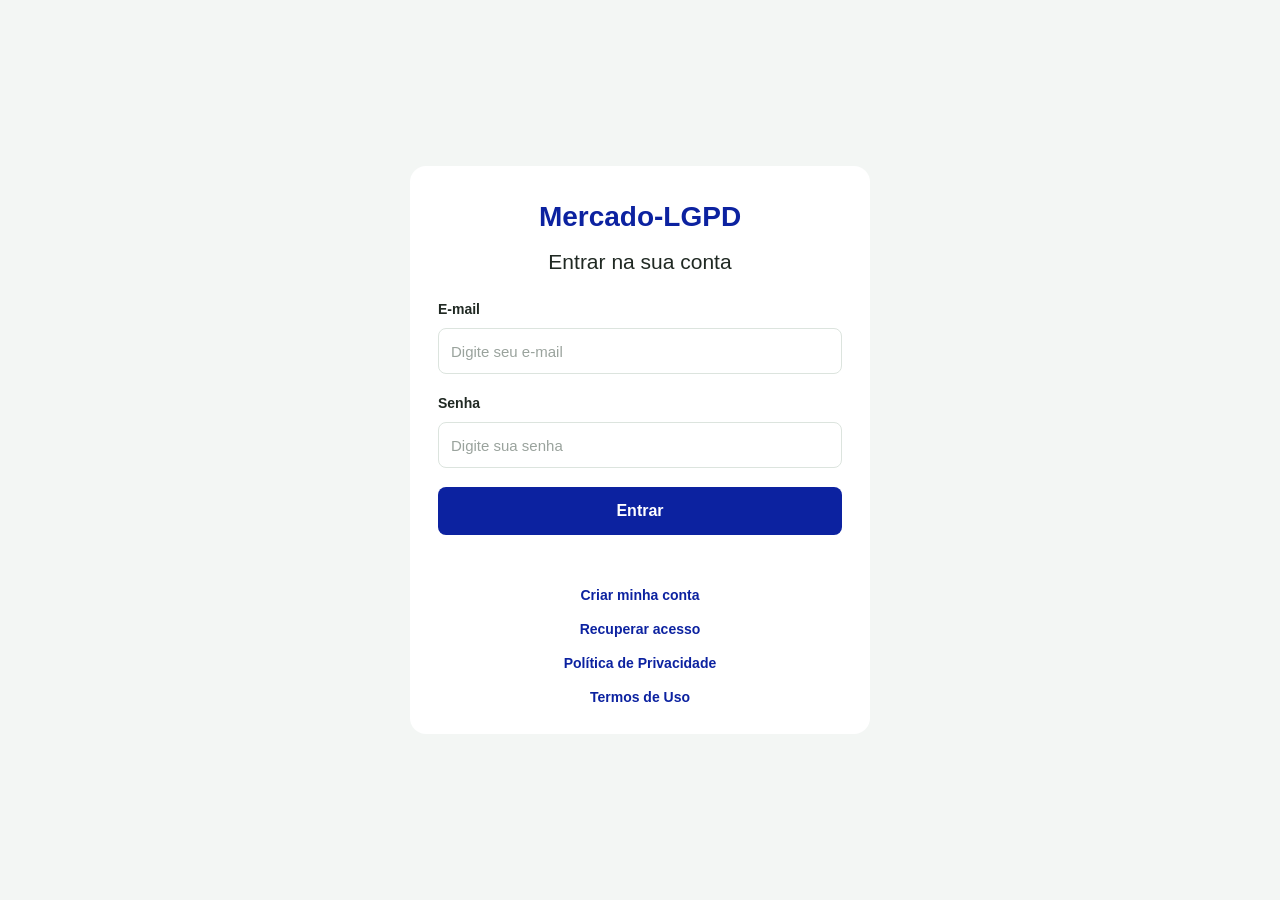
<file: index.html>
<!DOCTYPE html>
<html lang="pt-BR">
<head>
    <meta charset="UTF-8">
    <meta name="viewport" content="width=device-width, initial-scale=1.0">
    <meta http-equiv="refresh" content="0; url=login.html">
    <title>Meu Site</title>
</head>
<body>
    <p>Abrindo o site...</p>
    <a href="login.html">Clique aqui para entrar</a>
</body>
</html>
</file>
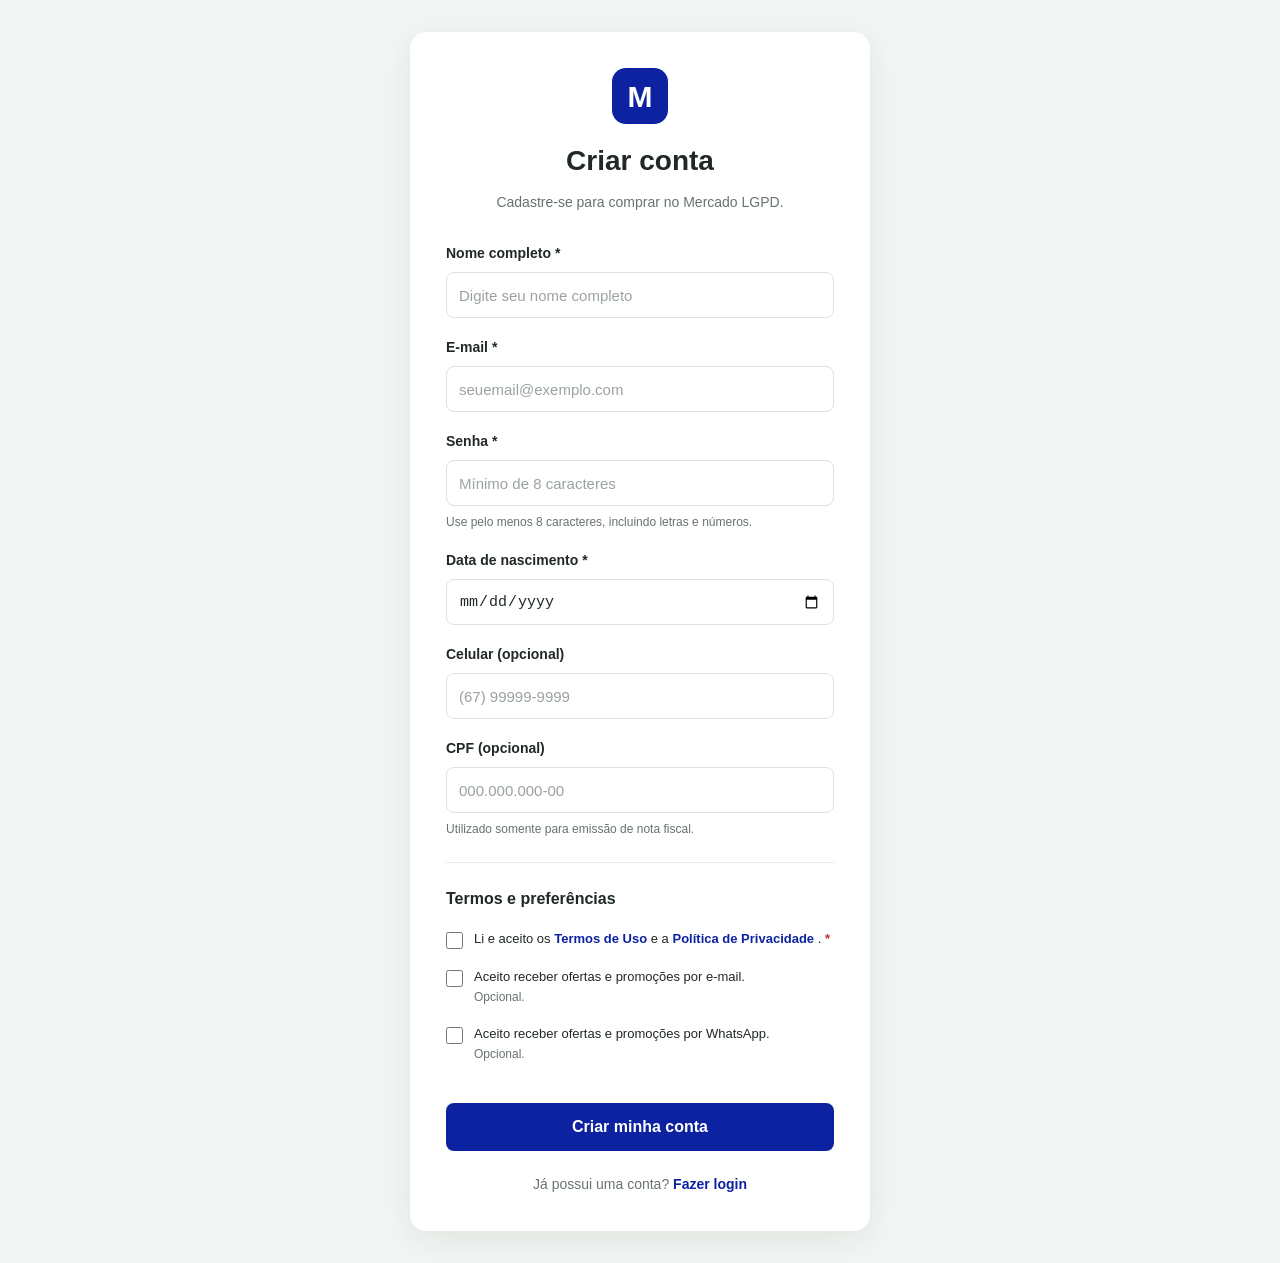
<file: cadastro.html>
<!DOCTYPE html>
<html lang="pt-BR">

<head>
    <meta charset="UTF-8">
    <meta name="viewport" content="width=device-width, initial-scale=1.0">

    <title>Cadastro</title>

    <link rel="stylesheet" href="style.css">
    <script src="app.js" defer></script>
</head>

<body>
    <main class="container">
        <section class="cadastro-card">
            <header class="cabecalho">
                <div class="logo">M</div>
                <h1>Criar conta</h1>
                <p>Cadastre-se para comprar no Mercado LGPD.</p>
            </header>

            <form id="formCadastro">
                <div class="campo">
                    <label for="nome">Nome completo *</label>
                    <input type="text" id="nome" name="nome" placeholder="Digite seu nome completo" autocomplete="name"
                        maxlength="150" required>
                </div>

                <div class="campo">
                    <label for="email">E-mail *</label>
                    <input type="email" id="email" name="email" placeholder="seuemail@exemplo.com" autocomplete="email"
                        maxlength="254" required>
                </div>

                <div class="campo">
                    <label for="senha">Senha *</label>
                    <input type="password" id="senha" name="senha" placeholder="Mínimo de 8 caracteres"
                        autocomplete="new-password" minlength="8" required>
                    <small>
                        Use pelo menos 8 caracteres, incluindo letras e números.
                    </small>
                </div>

                <div class="campo">
                    <label for="nascimento">Data de nascimento *</label>
                    <input type="date" id="nascimento" name="dataNascimento" autocomplete="bday" required>
                </div>

                <div class="campo">
                    <label for="celular">Celular (opcional)</label>
                    <input type="tel" id="celular" name="celular" placeholder="(67) 99999-9999" autocomplete="tel"
                        maxlength="20">
                </div>

                <div class="campo">
                    <label for="cpf">CPF (opcional)</label>
                    <input type="text" id="cpf" name="cpf" placeholder="000.000.000-00" inputmode="numeric"
                        autocomplete="off" maxlength="14" aria-describedby="ajudaCpf">
                    <small id="ajudaCpf">
                        Utilizado somente para emissão de nota fiscal.
                    </small>
                </div>

                <div class="separador"></div>

                <fieldset class="consentimentos">
                    <legend>Termos e preferências</legend>

                    <label class="opcao">
                        <input type="checkbox" id="aceiteTermos" name="aceiteTermos" required>
                        <span>
                            Li e aceito os
                            <a href="termos.html" target="_blank" rel="noopener">
                                Termos de Uso
                            </a>
                            e a
                            <a href="privacidade.html" target="_blank" rel="noopener">
                                Política de Privacidade
                            </a>.
                            <strong>*</strong>
                        </span>
                    </label>

                    <label class="opcao">
                        <input type="checkbox" id="ofertasEmail" name="ofertasEmail">
                        <span>
                            Aceito receber ofertas e promoções por e-mail.
                            <small>Opcional.</small>
                        </span>
                    </label>

                    <label class="opcao">
                        <input type="checkbox" id="ofertasWhatsApp" name="ofertasWhatsApp">
                        <span>
                            Aceito receber ofertas e promoções por WhatsApp.
                            <small>Opcional.</small>
                        </span>
                    </label>
                </fieldset>

                <p id="mensagem" class="mensagem" role="status" aria-live="polite"></p>

                <button type="submit" id="btnCadastrar">
                    Criar minha conta
                </button>

                <p class="rodape">
                    Já possui uma conta?
                    <a href="login.html">Fazer login</a>
                </p>
            </form>
        </section>
    </main>
</body>

</html>
</file>
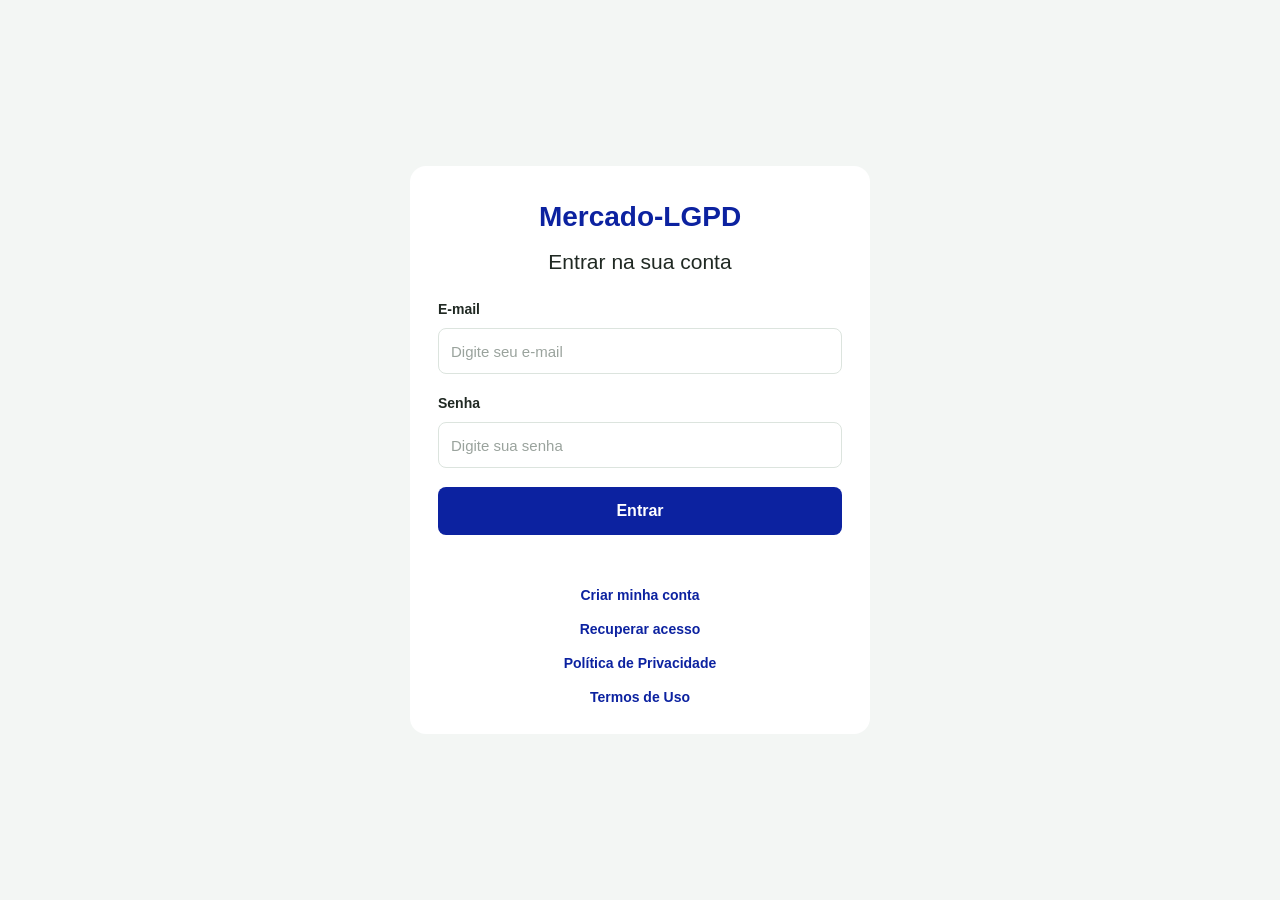
<file: login.html>
<!DOCTYPE html>
<html lang="pt-BR">
<head>
    <meta charset="UTF-8">
    <meta name="viewport" content="width=device-width, initial-scale=1.0">
    <title>Login | Mercado-LGPD</title>

    <link rel="stylesheet" href="./style.css">
</head>
<body>

    <main class="login-container">
        <h1>Mercado-LGPD</h1>
        <h2>Entrar na sua conta</h2>

        <form id="loginForm">
            <div class="form-group">
                <label for="email">E-mail</label>
                <input
                    type="email"
                    id="email"
                    name="email"
                    placeholder="Digite seu e-mail"
                    autocomplete="email"
                    required
                >
            </div>

            <div class="form-group">
                <label for="senha">Senha</label>
                <input
                    type="password"
                    id="senha"
                    name="senha"
                    placeholder="Digite sua senha"
                    autocomplete="current-password"
                    required
                >
            </div>

            <button type="submit">Entrar</button>
        </form>

        <p id="mensagem" role="status"></p>

        <nav class="login-links">
            <a href="https://luizhenrique0109.github.io/meu-site/cadastro.html">
                Criar minha conta
            </a>

            <a href="https://luizhenrique0109.github.io/meu-site/cadastro.html">
                Recuperar acesso
            </a>

            <a href="https://luizhenrique0109.github.io/meu-site/privacidade.html">
                Política de Privacidade
            </a>

            <a href="https://luizhenrique0109.github.io/meu-site/termos.html">
                Termos de Uso
            </a>
        </nav>
    </main>

    <script>
        const formulario = document.getElementById("loginForm");
        const mensagem = document.getElementById("mensagem");

        formulario.addEventListener("submit", function(event) {
            event.preventDefault();

            mensagem.textContent =
                "Demonstração: o login ainda precisa de um servidor para autenticação.";
        });
    </script>

</body>
</html>
</file>
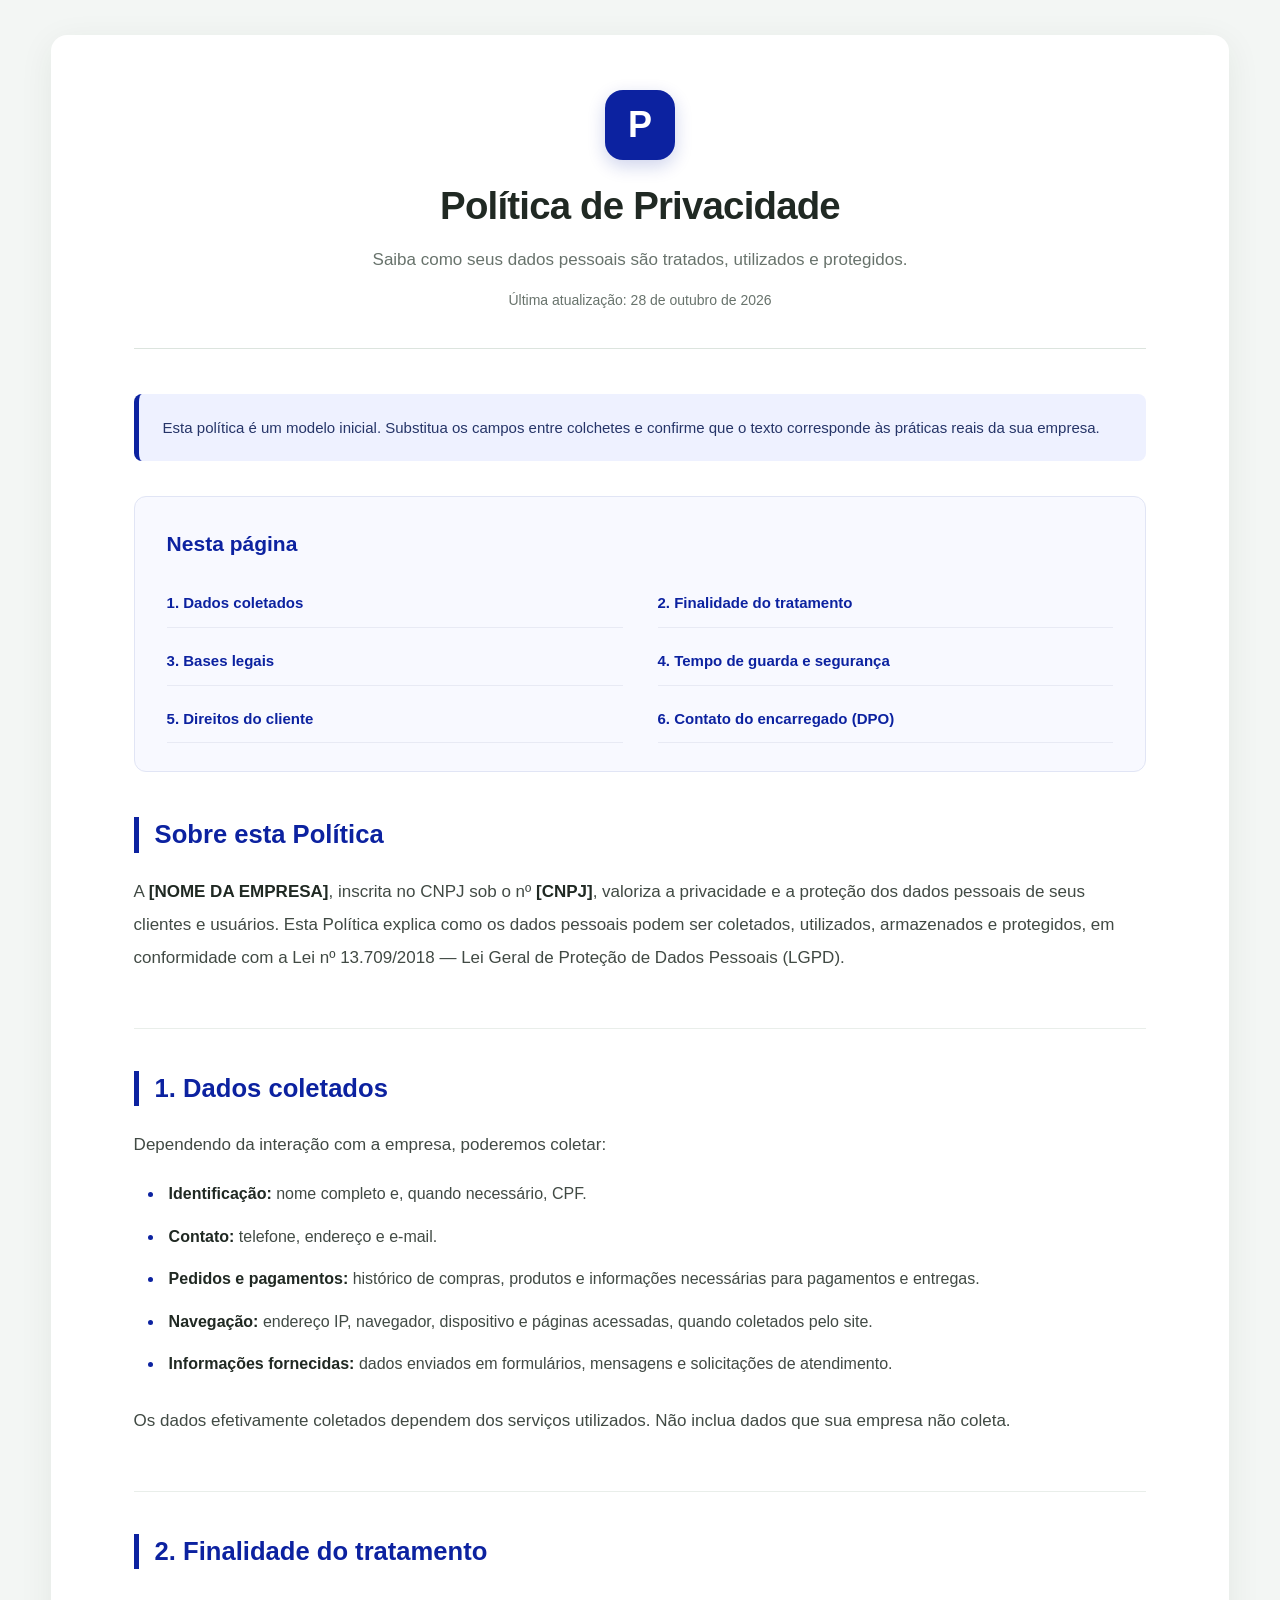
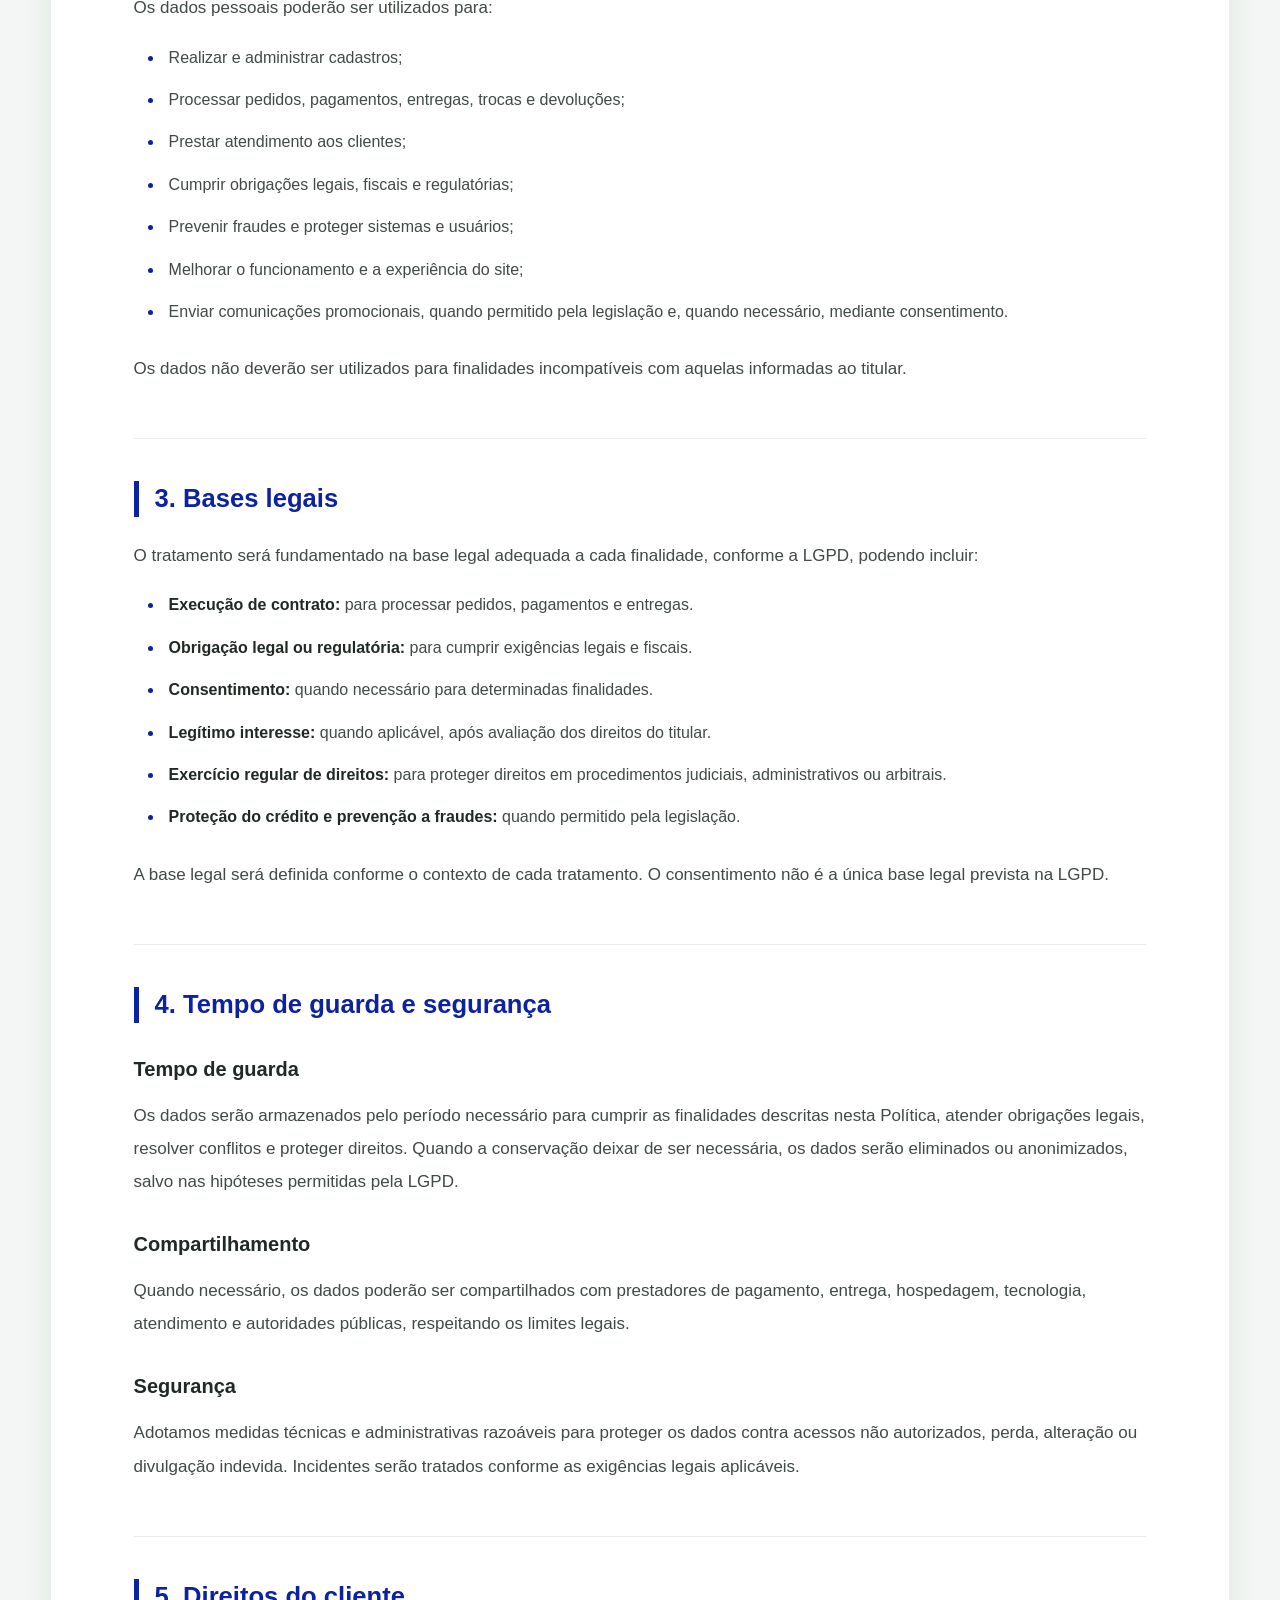
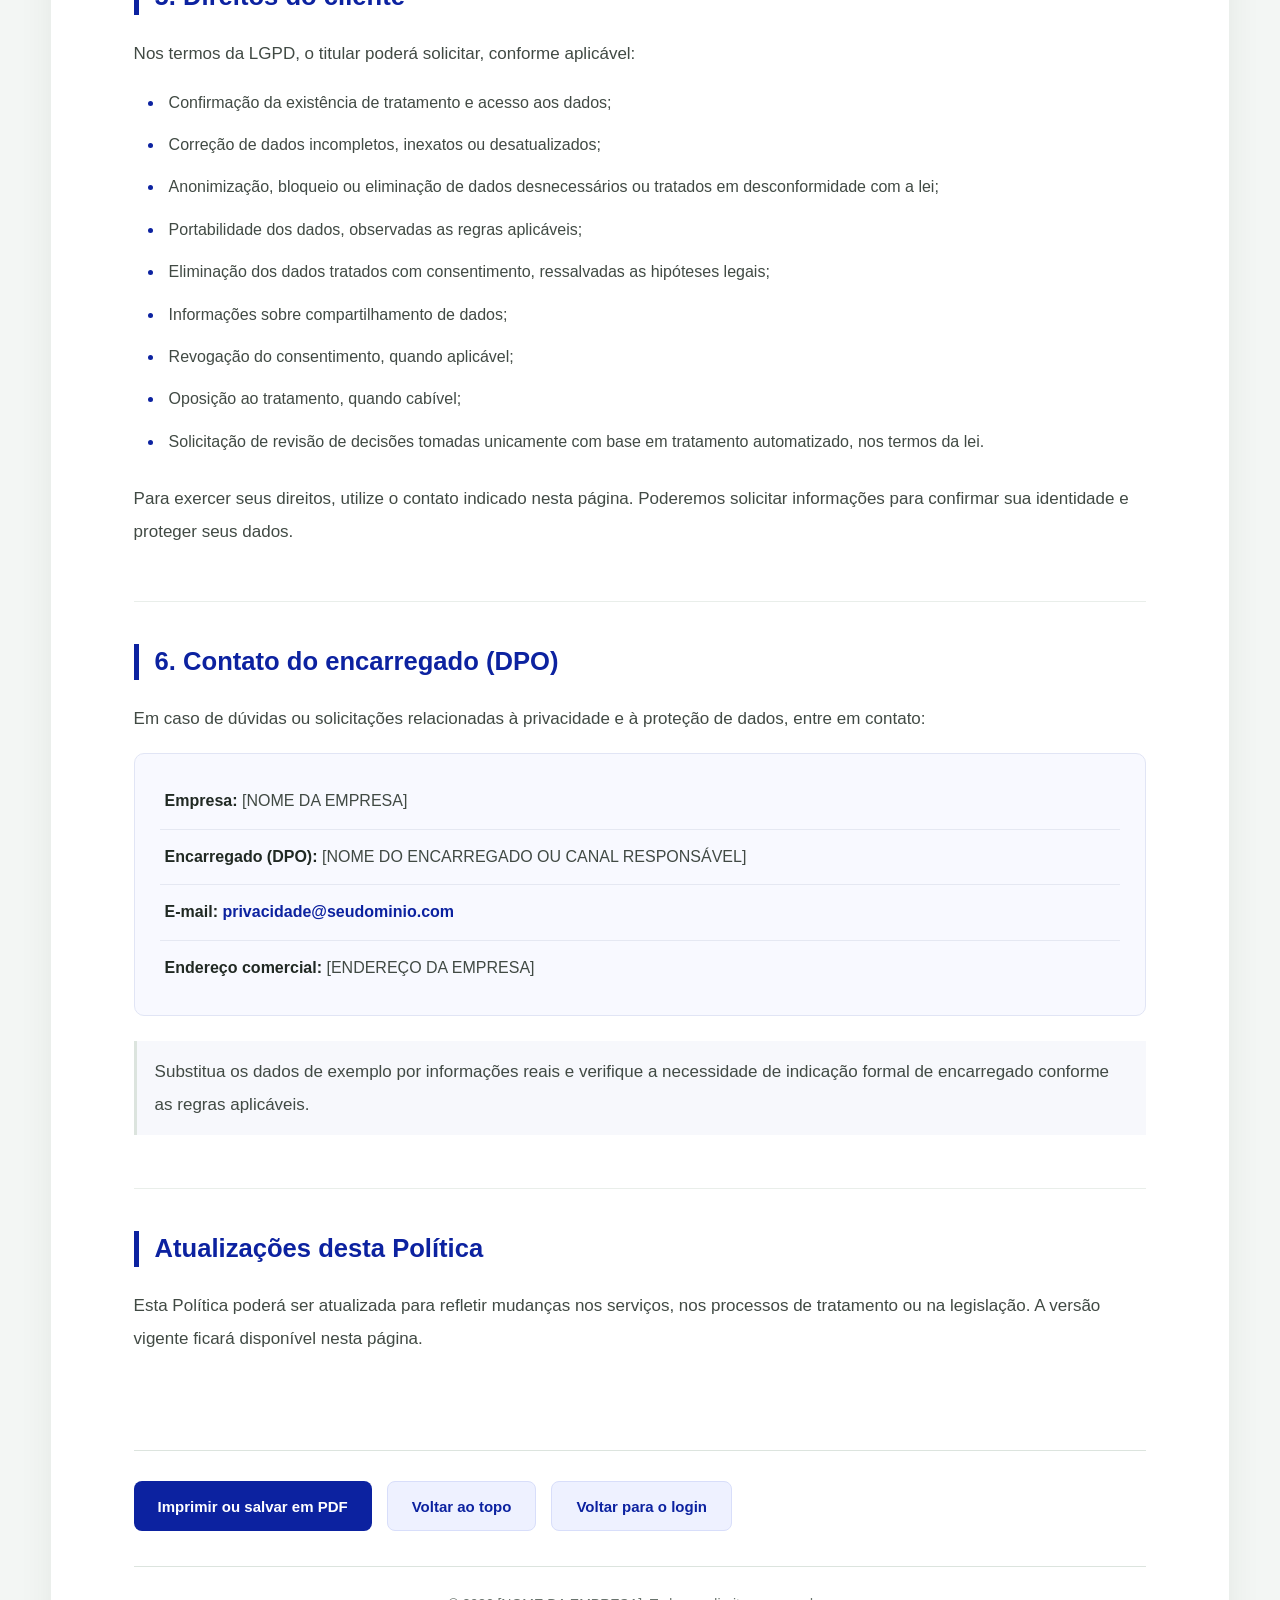
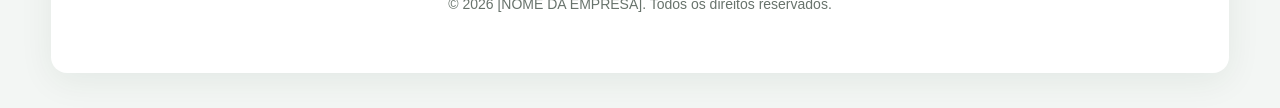
<file: privacidade.html>
<!DOCTYPE html>
<html lang="pt-BR">

<head>
    <meta charset="UTF-8">
    <meta name="viewport" content="width=device-width, initial-scale=1.0">
    <meta name="description" content="Política de Privacidade e proteção de dados pessoais.">
    <title>Política de Privacidade</title>
    <link rel="stylesheet" href="privacidade.css">
</head>

<body>
    <main class="container">
        <article class="cadastro-card politica-card">

            <header class="cabecalho">
                <div class="logo" aria-hidden="true">P</div>
                <h1>Política de Privacidade</h1>
                <p>Saiba como seus dados pessoais são tratados, utilizados e protegidos.</p>
                <p class="data-atualizacao">Última atualização: 28 de outubro de 2026</p>
            </header>

            <div class="aviso">
                Esta política é um modelo inicial. Substitua os campos entre colchetes e confirme que o texto
                corresponde às práticas reais da sua empresa.
            </div>

            <nav class="indice" aria-label="Índice da política">
                <h2>Nesta página</h2>
                <ul>
                    <li><a href="#dados">1. Dados coletados</a></li>
                    <li><a href="#finalidade">2. Finalidade do tratamento</a></li>
                    <li><a href="#base-legal">3. Bases legais</a></li>
                    <li><a href="#guarda">4. Tempo de guarda e segurança</a></li>
                    <li><a href="#direitos">5. Direitos do cliente</a></li>
                    <li><a href="#dpo">6. Contato do encarregado (DPO)</a></li>
                </ul>
            </nav>

            <section id="introducao" class="secao">
                <h2>Sobre esta Política</h2>
                <p>
                    A <strong>[NOME DA EMPRESA]</strong>, inscrita no CNPJ sob o nº
                    <strong>[CNPJ]</strong>, valoriza a privacidade e a proteção
                    dos dados pessoais de seus clientes e usuários. Esta Política
                    explica como os dados pessoais podem ser coletados, utilizados,
                    armazenados e protegidos, em conformidade com a Lei nº 13.709/2018
                    — Lei Geral de Proteção de Dados Pessoais (LGPD).
                </p>
            </section>

            <section id="dados" class="secao">
                <h2>1. Dados coletados</h2>
                <p>Dependendo da interação com a empresa, poderemos coletar:</p>
                <ul>
                    <li><strong>Identificação:</strong> nome completo e, quando necessário, CPF.</li>
                    <li><strong>Contato:</strong> telefone, endereço e e-mail.</li>
                    <li><strong>Pedidos e pagamentos:</strong> histórico de compras, produtos e informações necessárias
                        para pagamentos e entregas.</li>
                    <li><strong>Navegação:</strong> endereço IP, navegador, dispositivo e páginas acessadas, quando
                        coletados pelo site.</li>
                    <li><strong>Informações fornecidas:</strong> dados enviados em formulários, mensagens e solicitações
                        de atendimento.</li>
                </ul>
                <p>Os dados efetivamente coletados dependem dos serviços utilizados. Não inclua dados que sua empresa
                    não coleta.</p>
            </section>

            <section id="finalidade" class="secao">
                <h2>2. Finalidade do tratamento</h2>
                <p>Os dados pessoais poderão ser utilizados para:</p>
                <ul>
                    <li>Realizar e administrar cadastros;</li>
                    <li>Processar pedidos, pagamentos, entregas, trocas e devoluções;</li>
                    <li>Prestar atendimento aos clientes;</li>
                    <li>Cumprir obrigações legais, fiscais e regulatórias;</li>
                    <li>Prevenir fraudes e proteger sistemas e usuários;</li>
                    <li>Melhorar o funcionamento e a experiência do site;</li>
                    <li>Enviar comunicações promocionais, quando permitido pela legislação e, quando necessário,
                        mediante consentimento.</li>
                </ul>
                <p>Os dados não deverão ser utilizados para finalidades incompatíveis com aquelas informadas ao titular.
                </p>
            </section>

            <section id="base-legal" class="secao">
                <h2>3. Bases legais</h2>
                <p>O tratamento será fundamentado na base legal adequada a cada finalidade, conforme a LGPD, podendo
                    incluir:</p>
                <ul>
                    <li><strong>Execução de contrato:</strong> para processar pedidos, pagamentos e entregas.</li>
                    <li><strong>Obrigação legal ou regulatória:</strong> para cumprir exigências legais e fiscais.</li>
                    <li><strong>Consentimento:</strong> quando necessário para determinadas finalidades.</li>
                    <li><strong>Legítimo interesse:</strong> quando aplicável, após avaliação dos direitos do titular.
                    </li>
                    <li><strong>Exercício regular de direitos:</strong> para proteger direitos em procedimentos
                        judiciais, administrativos ou arbitrais.</li>
                    <li><strong>Proteção do crédito e prevenção a fraudes:</strong> quando permitido pela legislação.
                    </li>
                </ul>
                <p>A base legal será definida conforme o contexto de cada tratamento. O consentimento não é a única base
                    legal prevista na LGPD.</p>
            </section>

            <section id="guarda" class="secao">
                <h2>4. Tempo de guarda e segurança</h2>
                <h3>Tempo de guarda</h3>
                <p>Os dados serão armazenados pelo período necessário para cumprir as finalidades descritas nesta
                    Política, atender obrigações legais, resolver conflitos e proteger direitos. Quando a conservação
                    deixar de ser necessária, os dados serão eliminados ou anonimizados, salvo nas hipóteses permitidas
                    pela LGPD.</p>

                <h3>Compartilhamento</h3>
                <p>Quando necessário, os dados poderão ser compartilhados com prestadores de pagamento, entrega,
                    hospedagem, tecnologia, atendimento e autoridades públicas, respeitando os limites legais.</p>

                <h3>Segurança</h3>
                <p>Adotamos medidas técnicas e administrativas razoáveis para proteger os dados contra acessos não
                    autorizados, perda, alteração ou divulgação indevida. Incidentes serão tratados conforme as
                    exigências legais aplicáveis.</p>
            </section>

            <section id="direitos" class="secao">
                <h2>5. Direitos do cliente</h2>
                <p>Nos termos da LGPD, o titular poderá solicitar, conforme aplicável:</p>
                <ul>
                    <li>Confirmação da existência de tratamento e acesso aos dados;</li>
                    <li>Correção de dados incompletos, inexatos ou desatualizados;</li>
                    <li>Anonimização, bloqueio ou eliminação de dados desnecessários ou tratados em desconformidade com
                        a lei;</li>
                    <li>Portabilidade dos dados, observadas as regras aplicáveis;</li>
                    <li>Eliminação dos dados tratados com consentimento, ressalvadas as hipóteses legais;</li>
                    <li>Informações sobre compartilhamento de dados;</li>
                    <li>Revogação do consentimento, quando aplicável;</li>
                    <li>Oposição ao tratamento, quando cabível;</li>
                    <li>Solicitação de revisão de decisões tomadas unicamente com base em tratamento automatizado, nos
                        termos da lei.</li>
                </ul>
                <p>Para exercer seus direitos, utilize o contato indicado nesta página. Poderemos solicitar informações
                    para confirmar sua identidade e proteger seus dados.</p>
            </section>

            <section id="dpo" class="secao">
                <h2>6. Contato do encarregado (DPO)</h2>
                <p>Em caso de dúvidas ou solicitações relacionadas à privacidade e à proteção de dados, entre em
                    contato:</p>
                <ul class="contato-lista">
                    <li><strong>Empresa:</strong> [NOME DA EMPRESA]</li>
                    <li><strong>Encarregado (DPO):</strong> [NOME DO ENCARREGADO OU CANAL RESPONSÁVEL]</li>
                    <li><strong>E-mail:</strong> <a
                            href="mailto:privacidade@seudominio.com">privacidade@seudominio.com</a></li>
                    <li><strong>Endereço comercial:</strong> [ENDEREÇO DA EMPRESA]</li>
                </ul>
                <p class="aviso-pequeno">Substitua os dados de exemplo por informações reais e verifique a necessidade
                    de indicação formal de encarregado conforme as regras aplicáveis.</p>
            </section>

            <section id="alteracoes" class="secao">
                <h2>Atualizações desta Política</h2>
                <p>Esta Política poderá ser atualizada para refletir mudanças nos serviços, nos processos de tratamento
                    ou na legislação. A versão vigente ficará disponível nesta página.</p>
            </section>

            <div class="acoes">
                <button type="button" id="imprimir">Imprimir ou salvar em PDF</button>
                <button type="button" class="botao-secundario" id="voltar-topo">Voltar ao topo</button>
                <button type="button" class="botao-secundario" onclick="window.location.href='login.html'">Voltar para o
                    login</button>
            </div>

            <footer class="rodape">
                <p>© <span id="ano-atual">2026</span> [NOME DA EMPRESA]. Todos os direitos reservados.</p>
            </footer>

        </article>
    </main>

    <script>
        // Imprimir ou salvar em PDF
        const botaoImprimir = document.getElementById("imprimir");

        if (botaoImprimir) {
            botaoImprimir.addEventListener("click", function () {
                window.print();
            });
        }

        // Voltar ao topo
        const botaoVoltarTopo = document.getElementById("voltar-topo");

        if (botaoVoltarTopo) {
            botaoVoltarTopo.addEventListener("click", function () {
                window.scrollTo({
                    top: 0,
                    behavior: "smooth"
                });
            });
        }

        // Atualizar o ano automaticamente
        const anoAtual = document.getElementById("ano-atual");

        if (anoAtual) {
            anoAtual.textContent = new Date().getFullYear();
        }
    </script>
</body>

</html>
</file>
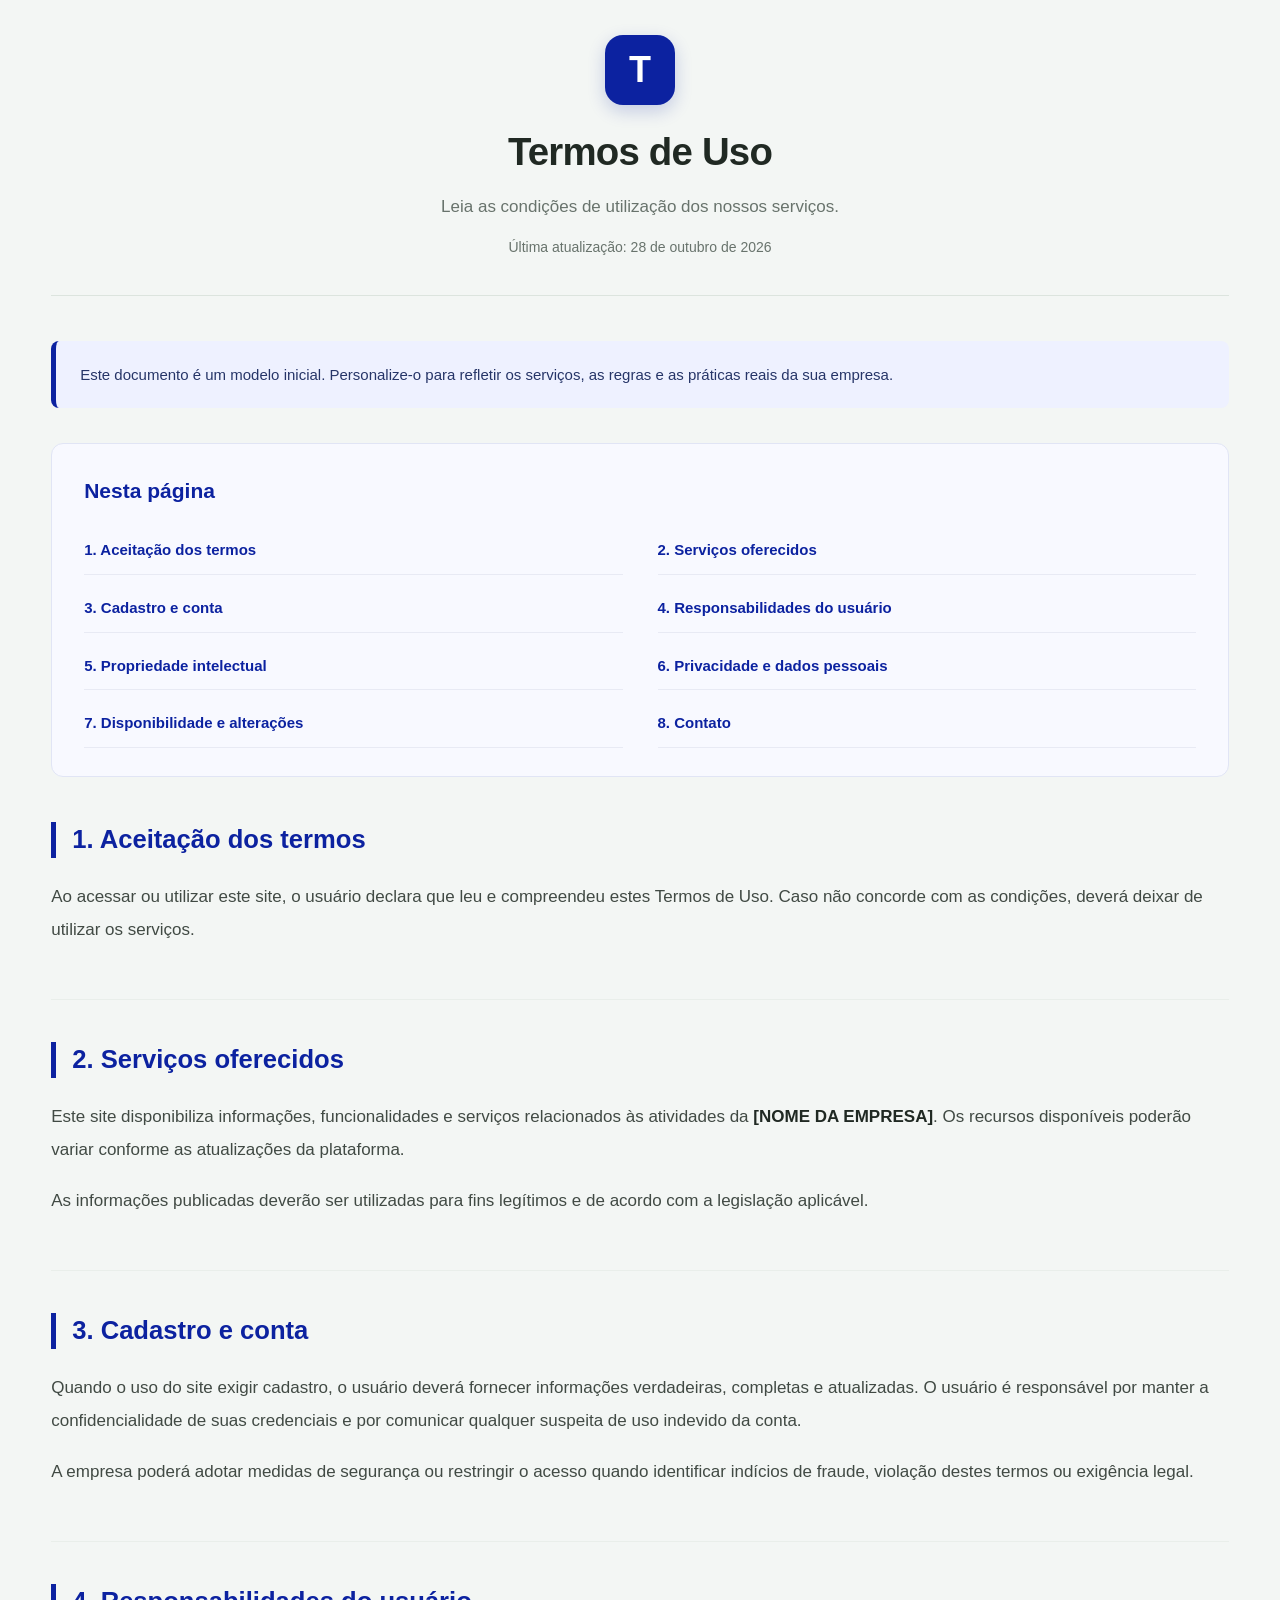
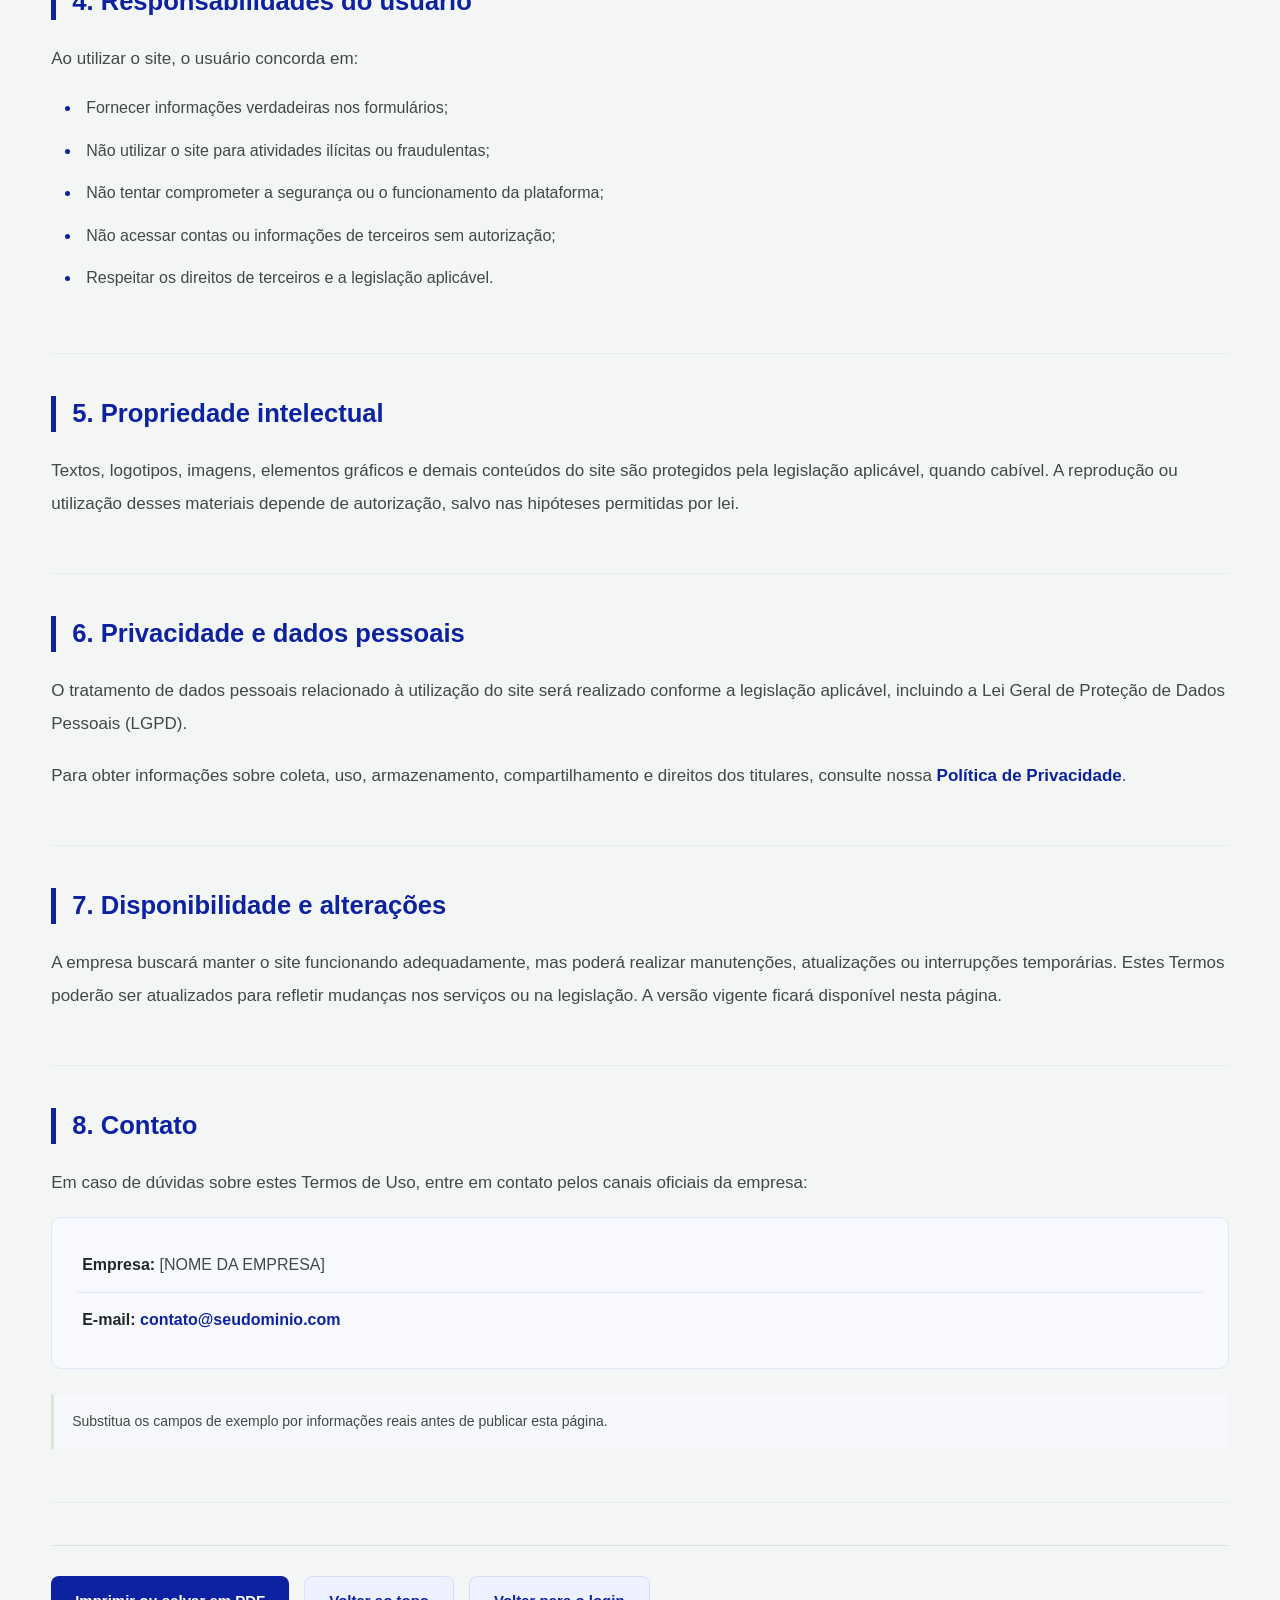
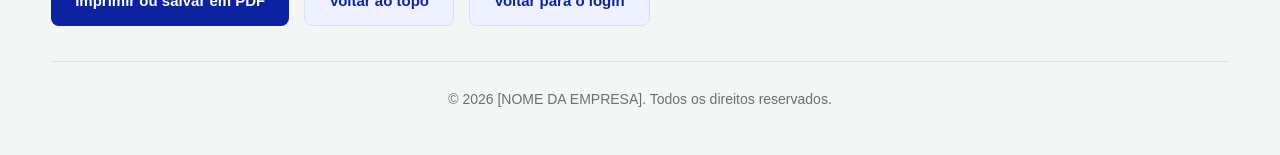
<file: termos.html>
<!DOCTYPE html>
<html lang="pt-BR">

<head>
    <meta charset="UTF-8">
    <meta name="viewport" content="width=device-width, initial-scale=1.0">
    <meta name="description" content="Termos de Uso do site.">
    <title>Termos de Uso</title>
    <link rel="stylesheet" href="termos.css">
</head>

<body>
    <main class="container">
        <article class="cadastro-card politica-card">

            <header class="cabecalho">
                <div class="logo" aria-hidden="true">T</div>
                <h1>Termos de Uso</h1>
                <p>Leia as condições de utilização dos nossos serviços.</p>
                <p class="data-atualizacao">Última atualização: 28 de outubro de 2026</p>
            </header>

            <div class="aviso">
                Este documento é um modelo inicial. Personalize-o para refletir os serviços, as regras e as práticas
                reais da sua empresa.
            </div>

            <nav class="indice" aria-label="Índice dos termos de uso">
                <h2>Nesta página</h2>
                <ul>
                    <li><a href="#aceitacao">1. Aceitação dos termos</a></li>
                    <li><a href="#servicos">2. Serviços oferecidos</a></li>
                    <li><a href="#cadastro">3. Cadastro e conta</a></li>
                    <li><a href="#responsabilidades">4. Responsabilidades do usuário</a></li>
                    <li><a href="#propriedade">5. Propriedade intelectual</a></li>
                    <li><a href="#privacidade">6. Privacidade e dados pessoais</a></li>
                    <li><a href="#disponibilidade">7. Disponibilidade e alterações</a></li>
                    <li><a href="#contato">8. Contato</a></li>
                </ul>
            </nav>

            <section id="aceitacao" class="secao">
                <h2>1. Aceitação dos termos</h2>
                <p>Ao acessar ou utilizar este site, o usuário declara que leu e compreendeu estes Termos de Uso. Caso
                    não concorde com as condições, deverá deixar de utilizar os serviços.</p>
            </section>

            <section id="servicos" class="secao">
                <h2>2. Serviços oferecidos</h2>
                <p>Este site disponibiliza informações, funcionalidades e serviços relacionados às atividades da
                    <strong>[NOME DA EMPRESA]</strong>. Os recursos disponíveis poderão variar conforme as atualizações
                    da plataforma.</p>
                <p>As informações publicadas deverão ser utilizadas para fins legítimos e de acordo com a legislação
                    aplicável.</p>
            </section>

            <section id="cadastro" class="secao">
                <h2>3. Cadastro e conta</h2>
                <p>Quando o uso do site exigir cadastro, o usuário deverá fornecer informações verdadeiras, completas e
                    atualizadas. O usuário é responsável por manter a confidencialidade de suas credenciais e por
                    comunicar qualquer suspeita de uso indevido da conta.</p>
                <p>A empresa poderá adotar medidas de segurança ou restringir o acesso quando identificar indícios de
                    fraude, violação destes termos ou exigência legal.</p>
            </section>

            <section id="responsabilidades" class="secao">
                <h2>4. Responsabilidades do usuário</h2>
                <p>Ao utilizar o site, o usuário concorda em:</p>
                <ul>
                    <li>Fornecer informações verdadeiras nos formulários;</li>
                    <li>Não utilizar o site para atividades ilícitas ou fraudulentas;</li>
                    <li>Não tentar comprometer a segurança ou o funcionamento da plataforma;</li>
                    <li>Não acessar contas ou informações de terceiros sem autorização;</li>
                    <li>Respeitar os direitos de terceiros e a legislação aplicável.</li>
                </ul>
            </section>

            <section id="propriedade" class="secao">
                <h2>5. Propriedade intelectual</h2>
                <p>Textos, logotipos, imagens, elementos gráficos e demais conteúdos do site são protegidos pela
                    legislação aplicável, quando cabível. A reprodução ou utilização desses materiais depende de
                    autorização, salvo nas hipóteses permitidas por lei.</p>
            </section>

            <section id="privacidade" class="secao">
                <h2>6. Privacidade e dados pessoais</h2>
                <p>O tratamento de dados pessoais relacionado à utilização do site será realizado conforme a legislação
                    aplicável, incluindo a Lei Geral de Proteção de Dados Pessoais (LGPD).</p>
                <p>Para obter informações sobre coleta, uso, armazenamento, compartilhamento e direitos dos titulares,
                    consulte nossa <a href="privacidade.html">Política de Privacidade</a>.</p>
            </section>

            <section id="disponibilidade" class="secao">
                <h2>7. Disponibilidade e alterações</h2>
                <p>A empresa buscará manter o site funcionando adequadamente, mas poderá realizar manutenções,
                    atualizações ou interrupções temporárias. Estes Termos poderão ser atualizados para refletir
                    mudanças nos serviços ou na legislação. A versão vigente ficará disponível nesta página.</p>
            </section>

            <section id="contato" class="secao">
                <h2>8. Contato</h2>
                <p>Em caso de dúvidas sobre estes Termos de Uso, entre em contato pelos canais oficiais da empresa:</p>
                <ul class="contato-lista">
                    <li><strong>Empresa:</strong> [NOME DA EMPRESA]</li>
                    <li><strong>E-mail:</strong> <a href="mailto:contato@seudominio.com">contato@seudominio.com</a></li>
                </ul>
                <p class="aviso-pequeno">Substitua os campos de exemplo por informações reais antes de publicar esta
                    página.</p>
            </section>

            <div class="acoes">
                <button type="button" id="imprimir">Imprimir ou salvar em PDF</button>
                <button type="button" class="botao-secundario" id="voltar-topo">Voltar ao topo</button>
                <button type="button" class="botao-secundario" onclick="window.location.href='login.html'">Voltar para o
                    login</button>
            </div>

            <footer class="rodape">
                <p>© <span id="ano-atual">2026</span> [NOME DA EMPRESA]. Todos os direitos reservados.</p>
            </footer>

        </article>
    </main>

    <script>
        // Imprimir ou salvar em PDF
        const botaoImprimir = document.getElementById("imprimir");

        if (botaoImprimir) {
            botaoImprimir.addEventListener("click", function () {
                window.print();
            });
        }

        // Voltar ao topo
        const botaoVoltarTopo = document.getElementById("voltar-topo");

        if (botaoVoltarTopo) {
            botaoVoltarTopo.addEventListener("click", function () {
                window.scrollTo({
                    top: 0,
                    behavior: "smooth"
                });
            });
        }

        // Atualizar o ano automaticamente
        const anoAtual = document.getElementById("ano-atual");

        if (anoAtual) {
            anoAtual.textContent = new Date().getFullYear();
        }
    </script>
</body>

</html>
</file>
<file: style.css>
/* ==============================
   CONFIGURAÇÕES GERAIS
============================== */

* {
    margin: 0;
    padding: 0;
    box-sizing: border-box;
}

:root {
    --verde: #0c22a0;
    --verde-escuro: #102066;
    --fundo: #f3f6f4;
    --texto: #202923;
    --cinza: #68736c;
    --borda: #dce4de;
    --erro: #c62828;
}

body {
    font-family: Arial, Helvetica, sans-serif;
    background: var(--fundo);
    color: var(--texto);
    min-height: 100vh;
    line-height: 1.5;
}

/* ==============================
   CONTAINER E CARTÃO
============================== */

.container,
.login-container {
    width: 100%;
    min-height: 100vh;
    display: flex;
    flex-direction: column;
    align-items: center;
    justify-content: center;
    padding: 32px 16px;
}

.cadastro-card,
.login-container > h1,
.login-container > h2,
.login-container > form,
.login-container > #mensagem,
.login-container > .login-links {
    width: 100%;
    max-width: 460px;
}

.cadastro-card {
    background: #ffffff;
    padding: 36px;
    border-radius: 16px;
    box-shadow: 0 8px 35px rgba(20, 55, 32, 0.09);
}

/* Cartão visual do login */

.login-container {
    max-width: 100%;
    margin: 0 auto;
}

.login-container > h1,
.login-container > h2,
.login-container > form,
.login-container > #mensagem,
.login-container > .login-links {
    background: #ffffff;
    padding-left: 28px;
    padding-right: 28px;
}

.login-container > h1 {
    padding-top: 30px;
    border-radius: 16px 16px 0 0;
    color: var(--verde);
    font-size: 28px;
    text-align: center;
}

.login-container > h2 {
    padding-top: 8px;
    padding-bottom: 22px;
    color: var(--texto);
    font-size: 21px;
    text-align: center;
    font-weight: normal;
}

.login-container > form {
    padding-bottom: 20px;
}

.login-container > #mensagem {
    padding-top: 0;
    padding-bottom: 12px;
    font-size: 14px;
}

.login-container > .login-links {
    padding-top: 18px;
    padding-bottom: 26px;
    border-radius: 0 0 16px 16px;
    display: flex;
    flex-direction: column;
    gap: 13px;
    text-align: center;
}

/* ==============================
   CABEÇALHO E LOGO
============================== */

.cabecalho {
    text-align: center;
    margin-bottom: 30px;
}

.logo {
    width: 56px;
    height: 56px;
    background: var(--verde);
    color: white;
    border-radius: 14px;
    display: flex;
    align-items: center;
    justify-content: center;
    font-size: 30px;
    font-weight: bold;
    margin: 0 auto 16px;
}

.cabecalho h1 {
    font-size: 28px;
    margin-bottom: 10px;
}

.cabecalho p {
    color: var(--cinza);
    font-size: 14px;
    line-height: 1.5;
}

/* ==============================
   CAMPOS DOS FORMULÁRIOS
============================== */

.campo,
.form-group {
    display: flex;
    flex-direction: column;
    margin-bottom: 19px;
}

.campo label,
.form-group label {
    font-size: 14px;
    font-weight: bold;
    margin-bottom: 8px;
}

.campo input,
.form-group input {
    width: 100%;
    min-height: 46px;
    border: 1px solid var(--borda);
    border-radius: 8px;
    padding: 12px;
    font-size: 15px;
    color: var(--texto);
    background: #fff;
    outline: none;
    transition: border-color 0.2s, box-shadow 0.2s;
}

.campo input:focus,
.form-group input:focus {
    border-color: var(--verde);
    box-shadow: 0 0 0 3px rgba(12, 34, 160, 0.12);
}

.campo input::placeholder,
.form-group input::placeholder {
    color: #9aa39d;
}

.campo small {
    margin-top: 7px;
    font-size: 12px;
    line-height: 1.5;
    color: var(--cinza);
}

.separador {
    height: 1px;
    background: #e9eeea;
    margin: 24px 0;
}

/* ==============================
   TERMOS E CONSENTIMENTOS
============================== */

.consentimentos {
    border: none;
    margin-bottom: 22px;
}

.consentimentos legend {
    font-size: 16px;
    font-weight: bold;
    margin-bottom: 18px;
}

.opcao {
    display: flex;
    align-items: flex-start;
    gap: 11px;
    margin-bottom: 17px;
    font-size: 13px;
    line-height: 1.6;
    cursor: pointer;
}

.opcao input {
    width: 17px;
    height: 17px;
    margin-top: 3px;
    flex-shrink: 0;
    accent-color: var(--verde);
    cursor: pointer;
}

.opcao span {
    flex: 1;
}

.opcao a,
.rodape a {
    color: var(--verde);
    font-weight: bold;
    text-decoration: none;
}

.opcao a:hover,
.rodape a:hover {
    text-decoration: underline;
}

.opcao strong {
    color: var(--erro);
}

.opcao small {
    display: block;
    color: var(--cinza);
    font-size: 12px;
}

/* ==============================
   BOTÕES
============================== */

button[type="submit"] {
    width: 100%;
    min-height: 48px;
    border: none;
    border-radius: 8px;
    background: var(--verde);
    color: white;
    font-size: 16px;
    font-weight: bold;
    cursor: pointer;
    transition: background 0.2s;
}

button[type="submit"]:hover {
    background: var(--verde-escuro);
}

button[type="submit"]:disabled {
    opacity: 0.65;
    cursor: not-allowed;
}

/* ==============================
   LINKS
============================== */

.login-links a {
    color: var(--verde);
    font-size: 14px;
    font-weight: bold;
    text-decoration: none;
    overflow-wrap: anywhere;
}

.login-links a:hover {
    color: var(--verde-escuro);
    text-decoration: underline;
}

/* ==============================
   MENSAGENS
============================== */

.mensagem {
    display: none;
    margin: 0 0 18px;
    padding: 12px;
    border-radius: 8px;
    font-size: 14px;
    line-height: 1.5;
}

.mensagem.erro {
    display: block;
    color: #9e2020;
    background: #fff0f0;
    border: 1px solid #f3cccc;
}

.mensagem.sucesso {
    display: block;
    color: #176b39;
    background: #edf9f0;
    border: 1px solid #ccebd4;
}

.rodape {
    text-align: center;
    margin-top: 23px;
    color: var(--cinza);
    font-size: 14px;
}

/* ==============================
   RESPONSIVIDADE
============================== */

@media (max-width: 600px) {
    .container,
    .login-container {
        padding: 20px 12px;
    }

    .container {
        justify-content: flex-start;
    }

    .cadastro-card {
        padding: 24px 18px;
        border-radius: 12px;
    }

    .cabecalho h1 {
        font-size: 24px;
    }

    .login-container > h1 {
        font-size: 25px;
    }

    .login-container > h1,
    .login-container > h2,
    .login-container > form,
    .login-container > #mensagem,
    .login-container > .login-links {
        padding-left: 20px;
        padding-right: 20px;
    }
}
</file>
<file: privacidade.css>
/* =========================================
   CONFIGURAÇÕES GERAIS
========================================= */
:root {
    --verde: #0c22a0;
    --verde-escuro: #102066;
    --fundo: #f3f6f4;
    --texto: #202923;
    --cinza: #68736c;
    --borda: #dce4de;
    --erro: #c62828;
    --branco: #ffffff;
}

* {
    margin: 0;
    padding: 0;
    box-sizing: border-box;
    scroll-behavior: smooth;
}

body {
    font-family: Arial, Helvetica, sans-serif;
    background: var(--fundo);
    color: var(--texto);
    min-height: 100vh;
    line-height: 1.8;
    font-size: 17px;
}

/* =========================================
   CONTAINER PRINCIPAL
========================================= */
.container {
    width: 100%;
    min-height: 100vh;
    padding: 35px 4%;
    display: block;
}

/* =========================================
   CARTÃO DA POLÍTICA
========================================= */
.cadastro-card {
    background: var(--branco);
    width: 100%;
    max-width: 1600px;
    margin: 0 auto;
    padding: 55px 7%;
    border-radius: 16px;
    box-shadow: 0 8px 35px rgba(20, 55, 32, 0.07);
}

.politica-card {
    max-width: 1600px;
}

/* =========================================
   CABEÇALHO
========================================= */
.cabecalho {
    text-align: center;
    margin-bottom: 45px;
    padding-bottom: 35px;
    border-bottom: 1px solid var(--borda);
}

.logo {
    width: 70px;
    height: 70px;
    background: var(--verde);
    color: white;
    border-radius: 18px;
    display: flex;
    align-items: center;
    justify-content: center;
    font-size: 36px;
    font-weight: bold;
    margin: 0 auto 22px;
    box-shadow: 0 6px 18px rgba(12, 34, 160, 0.2);
}

.cabecalho h1 {
    font-size: clamp(30px, 3vw, 44px);
    line-height: 1.25;
    margin-bottom: 16px;
    color: var(--texto);
    letter-spacing: -0.8px;
}

.cabecalho p {
    color: var(--cinza);
    font-size: 17px;
    line-height: 1.7;
}

.cabecalho .data-atualizacao {
    margin-top: 14px;
    font-size: 14px;
    color: var(--cinza);
}

/* =========================================
   AVISOS
========================================= */
.aviso {
    background: #eef1ff;
    border-left: 5px solid var(--verde);
    border-radius: 8px;
    padding: 20px 24px;
    margin-bottom: 35px;
    color: #263568;
    font-size: 15px;
    line-height: 1.8;
}

.aviso-pequeno {
    background: #f7f8fc;
    border-left: 3px solid var(--borda);
    padding: 14px 18px;
    margin-top: 22px;
    color: var(--cinza);
    font-size: 14px;
}

/* =========================================
   ÍNDICE DE NAVEGAÇÃO
========================================= */
.indice {
    background: #f8f9ff;
    border: 1px solid #e1e5f5;
    border-radius: 12px;
    padding: 28px 32px;
    margin-bottom: 45px;
}

.indice h2 {
    color: var(--verde);
    font-size: 21px;
    margin-bottom: 18px;
}

.indice ul {
    list-style: none;
    display: grid;
    grid-template-columns: repeat(2, minmax(0, 1fr));
    gap: 10px 35px;
}

.indice li {
    border-bottom: 1px solid #e8eaf4;
    padding: 8px 0;
}

.indice a {
    color: var(--verde);
    font-size: 15px;
    font-weight: 600;
    text-decoration: none;
    transition: color 0.2s;
}

.indice a:hover {
    color: var(--verde-escuro);
    text-decoration: underline;
}

/* =========================================
   SEÇÕES DE CONTEÚDO
========================================= */
.secao {
    margin-bottom: 42px;
    padding-bottom: 35px;
    border-bottom: 1px solid #e9eeea;
    scroll-margin-top: 25px;
}

.secao:last-of-type {
    border-bottom: none;
}

.secao h2 {
    color: var(--verde);
    font-size: clamp(23px, 2vw, 29px);
    line-height: 1.4;
    margin-bottom: 22px;
    padding-left: 16px;
    border-left: 5px solid var(--verde);
}

.secao h3 {
    color: var(--texto);
    font-size: 20px;
    margin: 28px 0 12px;
}

.secao p {
    font-size: 17px;
    line-height: 1.95;
    color: #414a44;
    margin-bottom: 18px;
    text-align: left;
}

.secao ul {
    padding-left: 30px;
    margin: 15px 0 25px;
}

.secao li {
    font-size: 16px;
    line-height: 1.9;
    color: #414a44;
    margin-bottom: 12px;
    padding-left: 5px;
}

.secao li::marker {
    color: var(--verde);
}

.secao strong {
    color: #202923;
}

.secao a {
    color: var(--verde);
    font-weight: 600;
    text-decoration: none;
    overflow-wrap: anywhere;
}

.secao a:hover {
    text-decoration: underline;
}

/* =========================================
   LISTA DE CONTATOS
========================================= */
.contato-lista {
    list-style-type: none;
    padding: 0 !important;
    background: #f8f9ff;
    border: 1px solid #e1e5f5;
    border-radius: 10px;
    padding: 20px 25px !important;
}

.contato-lista li {
    padding: 12px 5px;
    margin: 0;
    border-bottom: 1px solid #e5e8f2;
    overflow-wrap: anywhere;
}

.contato-lista li:last-child {
    border-bottom: none;
}

/* =========================================
   BOTÕES
========================================= */
.acoes {
    display: flex;
    gap: 15px;
    flex-wrap: wrap;
    margin-top: 35px;
    padding-top: 30px;
    border-top: 1px solid var(--borda);
}

.acoes button {
    min-height: 50px;
    padding: 13px 24px;
    border: none;
    border-radius: 8px;
    background: var(--verde);
    color: white;
    font-size: 15px;
    font-weight: bold;
    cursor: pointer;
    transition: background 0.2s, transform 0.2s;
}

.acoes button:hover {
    background: var(--verde-escuro);
    transform: translateY(-2px);
}

.acoes .botao-secundario {
    background: #eef1ff;
    color: var(--verde);
    border: 1px solid #d8defa;
}

.acoes .botao-secundario:hover {
    background: #e1e6ff;
}

/* =========================================
   RODAPÉ
========================================= */
.rodape {
    text-align: center;
    margin-top: 35px;
    padding-top: 25px;
    border-top: 1px solid var(--borda);
    color: var(--cinza);
    font-size: 14px;
}

/* =========================================
   ACESSIBILIDADE
========================================= */
a:focus-visible,
button:focus-visible {
    outline: 3px solid #8193ff;
    outline-offset: 4px;
}

/* =========================================
   RESPONSIVIDADE
========================================= */
@media (max-width: 900px) {
    .container {
        padding: 20px 3%;
    }

    .cadastro-card {
        padding: 38px 5%;
    }

    .indice ul {
        grid-template-columns: 1fr;
    }

    .secao p {
        font-size: 16px;
    }
}

@media (max-width: 600px) {
    body {
        font-size: 15px;
    }

    .container {
        padding: 10px;
    }

    .cadastro-card {
        padding: 25px 18px;
        border-radius: 10px;
    }

    .cabecalho {
        margin-bottom: 30px;
        padding-bottom: 25px;
    }

    .cabecalho h1 {
        font-size: 28px;
    }

    .cabecalho p {
        font-size: 15px;
    }

    .logo {
        width: 58px;
        height: 58px;
        font-size: 30px;
    }

    .aviso {
        padding: 16px;
        font-size: 14px;
    }

    .indice {
        padding: 20px 17px;
        margin-bottom: 32px;
    }

    .indice h2 {
        font-size: 19px;
    }

    .indice a {
        font-size: 14px;
    }

    .secao {
        margin-bottom: 30px;
        padding-bottom: 25px;
    }

    .secao h2 {
        font-size: 22px;
        padding-left: 12px;
    }

    .secao h3 {
        font-size: 18px;
    }

    .secao p,
    .secao li {
        font-size: 15px;
        line-height: 1.85;
    }

    .secao ul {
        padding-left: 23px;
    }

    .acoes {
        flex-direction: column;
    }

    .acoes button {
        width: 100%;
    }

    .contato-lista {
        padding: 12px !important;
    }
}

/* =========================================
   IMPRESSÃO E PDF
========================================= */
@media print {
    body {
        background: white;
        color: black;
        font-size: 12pt;
    }

    .container {
        padding: 0;
    }

    .cadastro-card {
        max-width: none;
        padding: 0;
        box-shadow: none;
        border-radius: 0;
    }

    .acoes,
    .indice {
        display: none;
    }

    .secao {
        break-inside: avoid;
        border-color: #ddd;
    }

    .secao h2 {
        color: black;
        border-color: #555;
    }

    a {
        color: black;
        text-decoration: none;
    }
}
</file>
<file: termos.css>
/* =========================================
   CONFIGURAÇÕES GERAIS
========================================= */
:root {
    --verde: #0c22a0;
    --verde-escuro: #102066;
    --fundo: #f3f6f4;
    --texto: #202923;
    --cinza: #68736c;
    --borda: #dce4de;
    --branco: #ffffff;
}

* {
    margin: 0;
    padding: 0;
    box-sizing: border-box;
    scroll-behavior: smooth;
}

body {
    font-family: Arial, Helvetica, sans-serif;
    background: var(--fundo);
    color: var(--texto);
    min-height: 100vh;
    font-size: 17px;
    line-height: 1.8;
}

/* =========================================
   CONTAINER PRINCIPAL
========================================= */
.container {
    width: 100%;
    min-height: 100vh;
    padding: 35px 4%;
}

/* =========================================
   CARTÃO PRINCIPAL
========================================= */
.termos-card {
    width: 100%;
    max-width: 1600px;
    margin: 0 auto;
    padding: 55px 7%;
    background: var(--branco);
    border-radius: 16px;
    box-shadow: 0 8px 35px rgba(20, 55, 32, 0.07);
}

/* =========================================
   CABEÇALHO
========================================= */
.cabecalho {
    text-align: center;
    margin-bottom: 45px;
    padding-bottom: 35px;
    border-bottom: 1px solid var(--borda);
}

.logo {
    width: 70px;
    height: 70px;
    margin: 0 auto 22px;
    display: flex;
    align-items: center;
    justify-content: center;
    background: var(--verde);
    color: var(--branco);
    border-radius: 18px;
    font-size: 36px;
    font-weight: bold;
    box-shadow: 0 6px 18px rgba(12, 34, 160, 0.2);
}

.cabecalho h1 {
    margin-bottom: 16px;
    font-size: clamp(30px, 3vw, 44px);
    line-height: 1.3;
    letter-spacing: -0.8px;
}

.cabecalho p {
    color: var(--cinza);
    font-size: 17px;
    line-height: 1.7;
}

.cabecalho .data-atualizacao {
    margin-top: 14px;
    font-size: 14px;
}

/* =========================================
   AVISO
========================================= */
.aviso {
    margin-bottom: 35px;
    padding: 20px 24px;
    background: #eef1ff;
    color: #263568;
    border-left: 5px solid var(--verde);
    border-radius: 8px;
    font-size: 15px;
    line-height: 1.8;
}

/* =========================================
   ÍNDICE
========================================= */
.indice {
    margin-bottom: 45px;
    padding: 28px 32px;
    background: #f8f9ff;
    border: 1px solid #e1e5f5;
    border-radius: 12px;
}

.indice h2 {
    margin-bottom: 18px;
    color: var(--verde);
    font-size: 21px;
}

.indice ul {
    display: grid;
    grid-template-columns: repeat(2, minmax(0, 1fr));
    gap: 10px 35px;
    list-style: none;
}

.indice li {
    padding: 8px 0;
    border-bottom: 1px solid #e8eaf4;
}

.indice a {
    color: var(--verde);
    font-size: 15px;
    font-weight: 600;
    text-decoration: none;
    transition: color 0.2s;
}

.indice a:hover {
    color: var(--verde-escuro);
    text-decoration: underline;
}

/* =========================================
   SEÇÕES
========================================= */
.secao {
    margin-bottom: 42px;
    padding-bottom: 35px;
    border-bottom: 1px solid #e9eeea;
    scroll-margin-top: 25px;
}

.secao h2 {
    margin-bottom: 22px;
    padding-left: 16px;
    border-left: 5px solid var(--verde);
    color: var(--verde);
    font-size: clamp(23px, 2vw, 29px);
    line-height: 1.4;
}

.secao h3 {
    margin: 28px 0 12px;
    color: var(--texto);
    font-size: 20px;
}

.secao p {
    margin-bottom: 18px;
    color: #414a44;
    font-size: 17px;
    line-height: 1.95;
}

.secao ul {
    margin: 15px 0 25px;
    padding-left: 30px;
}

.secao li {
    margin-bottom: 12px;
    padding-left: 5px;
    color: #414a44;
    font-size: 16px;
    line-height: 1.9;
}

.secao li::marker {
    color: var(--verde);
}

.secao strong {
    color: var(--texto);
}

.secao a {
    color: var(--verde);
    font-weight: 600;
    text-decoration: none;
    overflow-wrap: anywhere;
}

.secao a:hover {
    text-decoration: underline;
}

/* =========================================
   CONTATO
========================================= */
.contato-lista {
    padding: 20px 25px !important;
    list-style: none;
    background: #f8f9ff;
    border: 1px solid #e1e5f5;
    border-radius: 10px;
}

.contato-lista li {
    margin: 0;
    padding: 12px 5px;
    border-bottom: 1px solid #e5e8f2;
    overflow-wrap: anywhere;
}

.contato-lista li:last-child {
    border-bottom: none;
}

.aviso-pequeno {
    margin-top: 22px;
    padding: 14px 18px;
    background: #f7f8fc;
    border-left: 3px solid var(--borda);
    color: var(--cinza);
    font-size: 14px !important;
}

/* =========================================
   BOTÕES
========================================= */
.acoes {
    display: flex;
    flex-wrap: wrap;
    gap: 15px;
    margin-top: 35px;
    padding-top: 30px;
    border-top: 1px solid var(--borda);
}

.acoes button {
    min-height: 50px;
    padding: 13px 24px;
    border: none;
    border-radius: 8px;
    background: var(--verde);
    color: var(--branco);
    font-size: 15px;
    font-weight: bold;
    cursor: pointer;
    transition: background 0.2s, transform 0.2s;
}

.acoes button:hover {
    background: var(--verde-escuro);
    transform: translateY(-2px);
}

.acoes .botao-secundario {
    background: #eef1ff;
    color: var(--verde);
    border: 1px solid #d8defa;
}

.acoes .botao-secundario:hover {
    background: #e1e6ff;
}

/* =========================================
   RODAPÉ
========================================= */
.rodape {
    margin-top: 35px;
    padding-top: 25px;
    border-top: 1px solid var(--borda);
    color: var(--cinza);
    text-align: center;
    font-size: 14px;
}

.rodape p {
    margin-bottom: 8px;
}

.rodape a {
    color: var(--verde);
    font-weight: bold;
    text-decoration: none;
}

.rodape a:hover {
    text-decoration: underline;
}

/* =========================================
   ACESSIBILIDADE
========================================= */
a:focus-visible,
button:focus-visible {
    outline: 3px solid #8193ff;
    outline-offset: 4px;
}

/* =========================================
   TABLETS
========================================= */
@media (max-width: 900px) {
    .container {
        padding: 20px 3%;
    }

    .termos-card {
        padding: 38px 5%;
    }

    .indice ul {
        grid-template-columns: 1fr;
    }

    .secao p {
        font-size: 16px;
    }
}

/* =========================================
   CELULARES
========================================= */
@media (max-width: 600px) {
    body {
        font-size: 15px;
    }

    .container {
        padding: 10px;
    }

    .termos-card {
        padding: 25px 18px;
        border-radius: 10px;
    }

    .cabecalho {
        margin-bottom: 30px;
        padding-bottom: 25px;
    }

    .cabecalho h1 {
        font-size: 28px;
    }

    .cabecalho p {
        font-size: 15px;
    }

    .logo {
        width: 58px;
        height: 58px;
        font-size: 30px;
    }

    .aviso {
        padding: 16px;
        font-size: 14px;
    }

    .indice {
        margin-bottom: 32px;
        padding: 20px 17px;
    }

    .indice h2 {
        font-size: 19px;
    }

    .indice a {
        font-size: 14px;
    }

    .secao {
        margin-bottom: 30px;
        padding-bottom: 25px;
    }

    .secao h2 {
        padding-left: 12px;
        font-size: 22px;
    }

    .secao h3 {
        font-size: 18px;
    }

    .secao p,
    .secao li {
        font-size: 15px;
        line-height: 1.85;
    }

    .secao ul {
        padding-left: 23px;
    }

    .contato-lista {
        padding: 12px !important;
    }

    .acoes {
        flex-direction: column;
    }

    .acoes button {
        width: 100%;
    }
}

/* =========================================
   IMPRESSÃO / PDF
========================================= */
@media print {
    body {
        background: white;
        color: black;
        font-size: 12pt;
    }

    .container {
        padding: 0;
    }

    .termos-card {
        max-width: none;
        padding: 0;
        box-shadow: none;
        border-radius: 0;
    }

    .acoes,
    .indice {
        display: none;
    }

    .secao {
        break-inside: avoid;
        border-color: #ddd;
    }

    .secao h2 {
        color: black;
        border-color: #555;
    }

    a {
        color: black;
        text-decoration: none;
    }
}
</file>
